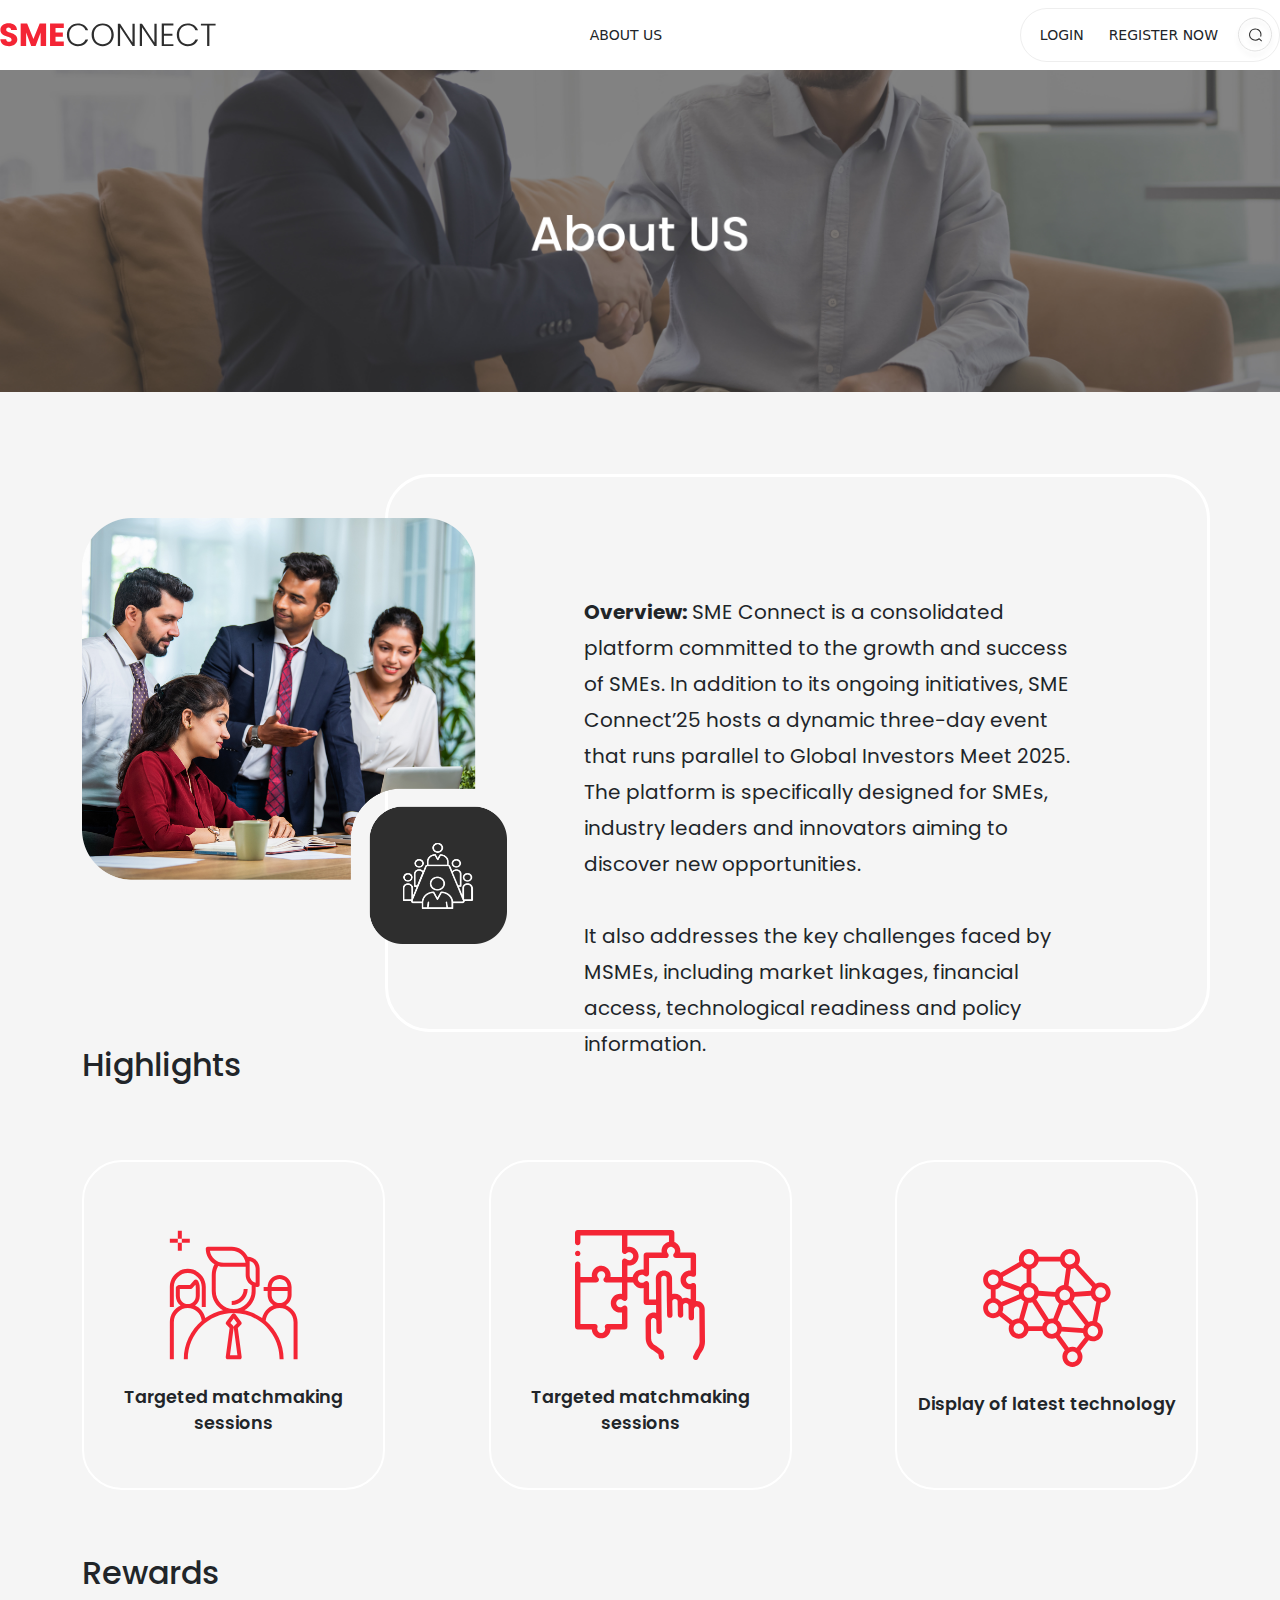
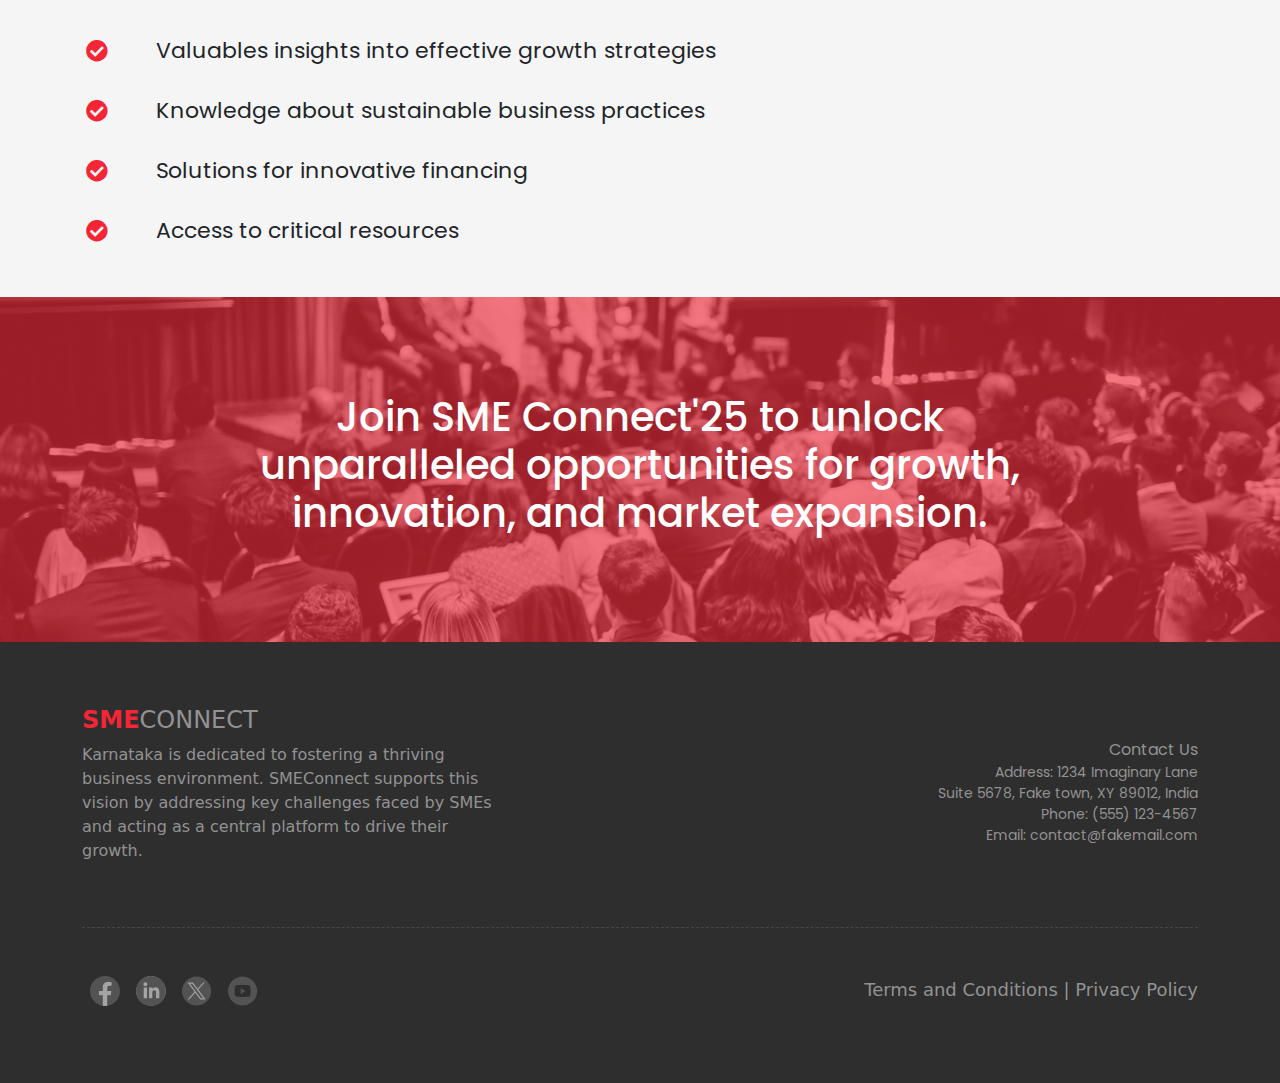
<file: About.html>
<!doctype html>
<html lang="en">
  <head>
    <meta charset="utf-8">
    <meta name="viewport" content="width=device-width, initial-scale=1">
    <title>About SME</title>
    <link href="https://cdn.jsdelivr.net/npm/bootstrap@5.3.3/dist/css/bootstrap.min.css" rel="stylesheet" integrity="sha384-QWTKZyjpPEjISv5WaRU9OFeRpok6YctnYmDr5pNlyT2bRjXh0JMhjY6hW+ALEwIH" crossorigin="anonymous">
    <link href="https://fonts.googleapis.com/css2?family=Poppins:wght@400;700&display=swap" rel="stylesheet">
    <link rel="stylesheet" href="./Home.css">
    <link href="https://stackpath.bootstrapcdn.com/bootstrap/5.3.0/css/bootstrap.min.css" rel="stylesheet">
    <link rel="stylesheet" href="./About.css">
    <!-- Add Font Awesome CSS -->
<link href="https://cdnjs.cloudflare.com/ajax/libs/font-awesome/5.15.4/css/all.min.css" rel="stylesheet">
<link href="https://fonts.googleapis.com/css2?family=Poppins:wght@100;200;300;400;500;600;700;800;900&display=swap" rel="stylesheet">
  </head>


  <body>
    <nav class="navbar navbar-expand-lg navbar-custom logo">
      <div class="container-fluid cus-nav d-flex justify-content-between align-items-center p-0">
          <a class="navbar-brand d-flex align-items-center" href="./Home.html">
      <img src="./src/svg/red sme.svg" alt="">
          </a>
          <a class="btn btn-sm" href="./About.html">ABOUT US</a>
          <div class="d-flex align-items-center rounded-pill pill-container">
              <a class="btn btn-sm login rounded-pill" href="#">LOGIN</a>
              <a class="btn btn-sm register rounded-pill" href="#">REGISTER NOW</a>
              <a href="#" class="search-icon">
                  <img src="./src/svg/search.svg" alt="Search">
              </a>
          </div>
      </div>
  </nav>


    <div class="container-fluid p-0">
        <div>
          <img src="./src/images/banner (4).jpg" alt="Banner Image" class="img-fluid w-100" />
        </div>
  
      <div  name="container" class="container container-img mt-sm-1 mt-lg-5  " style="position: relative;">
          <div
            class="row w-100"
          >
          <div >
            <img
              id="second-container"
              src="./src/images/Group 20 (1).png"
              alt="Left Image"
              class="img-fluid position-absolute pos-avo"
          />
          </div>
        </div>
  
        <div class="mo mol-ko">
          <p class="pad pad-sm" style="line-height: 180%;">
            <span class="m-0 fs-5 " style="font-weight: bolder;">Overview:</span>
            SME Connect is a consolidated platform committed to the growth and success of SMEs. In addition to its ongoing initiatives, SME Connect’25 hosts a dynamic three-day event that runs parallel to Global Investors Meet 2025. The platform is specifically designed for SMEs, industry leaders and innovators aiming to discover new opportunities.
            <br><br>

It also addresses the key challenges faced by MSMEs, including market linkages, financial access, technological readiness and policy information.
          </p>
        </div>
     </div>
          </div>
        </div>
      </div>
  
  
      <div class="container pt-40 fs-7 ht-hg" style="
      font-family: 'Poppins', sans-serif;
      ">
        <div class="row mt-2 text-dark fw-bold ht-hg">
          <div class="col-12">
            <h2
            class="font-weight-bold text-dark line-height-5 ht ht-con  ht-hg"
              style="
                font-family: 'Poppins', sans-serif;
                color: #000;
              "
            >
              Highlights
            </h2>
          </div>
        </div>
        <div class="highlight-container mt-sm-1 mt-lg-5 h-330 w-303">
  
  
          <div class="highlight-card text-center">
            <img class="img-fluid mx-auto mt-5 mb-3 w-50" 
                 src="./src/svg/hls (3).svg"
                 alt="Highlight 1"
                 style="max-width: 80%; height: auto;" />
            <p class="mt-2 mb-5 text-dark font-weight-bold">Targeted matchmaking sessions</p>
          </div>
        
          <div class="highlight-card text-center">
            <img class="img-fluid mx-auto mt-5 mb-3 w-50"
                 src="./src/svg/hls (2).svg"
                 alt="Highlight 2"
                 style="max-width: 80%; height: auto;" />
            <p class="mt-2 mb-5 text-dark font-weight-bold">Targeted matchmaking sessions</p>
          </div>
        
          <div class="highlight-card text-center">
            <img class="img-fluid mx-auto mt-5 mb-3 w-50"
                 src="./src/svg/hls (1).svg"
                 alt="Highlight 3"
                 style="max-width: 80%; height: auto;" />
            <p class="mt-2 mb-5 text-dark font-weight-bold">Display of latest technology</p>
          </div>
        </div>
      </div>

      <div style="font-family: 'Poppins', sans-serif;" class="container mt-5 mb-4">
        <div class="row">
          <div class="col-12">
            <h2 class="font-weight-bold text-dark line-height-5 ht">Rewards</h2>
          </div>
          <style>
            .line-height-2 {
              line-height: 2.0;
              font-size: 22px;
            }
          </style>
          <div class="col-md-6 text-dark rew-mg font-weight-bolder line-height-2 p-sm-1 pl-lg-3 mt-4 w-100">
            <ul class="list-unstyled txt">
              <li class="d-flex align-items-center mb-3">
                <i class="fas fa-check-circle" style="color: #F42535;"></i>
                <span class=" mx-5">Valuables insights into effective growth strategies</span>
              </li>
              <li class="d-flex align-items-center mb-3">
                <i class="fas fa-check-circle mr-3" style="color:#F42535;"></i>
                <span class=" mx-5">Knowledge about sustainable business practices</span>
              </li>
              <li class="d-flex align-items-center mb-3">
                <i class="fas fa-check-circle mr-3" style="color: #F42535;"></i>
                <span class=" mx-5">Solutions for innovative financing</span>
              </li>
              <li class="d-flex align-items-center mb-3">
                <i class="fas fa-check-circle mr-3" style="color: #F42535;"></i>
                <span class=" mx-5">Access to critical resources</span>
              </li>
            </ul>
          </div>
        </div>
      </div>
  
  
      <div style="font-family: 'Poppins', sans-serif;" class="container-fluid p-0 position-relative">
        <div class="row no-gutters">
          <div class="col-12 position-relative">
            <img
              class="img-fluid object-fit-cover w-100 h-389"
              src="./src/images/redred.jpg"
              alt="Full Width Image"
            />
  
            <div
              class="position-absolute w-100 h-100 d-flex justify-content-center align-items-center text-center fs-8"
              style="top: 0; left: 0; z-index: 1"
            >
              <h1 class="text-white p-20 br-10 teth" style="font-family: 'Poppins', sans-serif;">
                Join SME Connect'25 to unlock <br />unparalleled opportunities for
                growth,<br />
                innovation, and market expansion.
              </h1>
            </div>
          </div>
        </div>
      </div>

        

        <footer>
          <div class="footer">
            <div class="container">
              <div class="row fo-pho">
                <!-- Left Side - Main Content -->
          
                <div class="col-md-6 d-flex flex-column text-lg-left mt-5" style="color:#929292">
                  <h3 class="txt-alg"><strong style="color: #F42535">SME</strong><span>CONNECT</span></h3>
                  <p class="fs-lg-1 fs-md-3 fs-sm-4 fs-xs-5 p-w">
                    Karnataka is dedicated to fostering a thriving business environment. SMEConnect supports this vision by addressing key challenges faced by SMEs and acting as a central platform to drive their growth.
                  </p>
                </div>
          
                <!-- Right Side - Contact Info -->
                <div class="col-md-6 d-flex flex-lg-column flex-md-row text-lg-right fobo-mr" style="font-family: 'Poppins', sans-serif; color:#929292">
                  <p class="txt-fon pt-4">
                    <span class="font-weight-bold fs-6">Contact Us</span><br />
                    Address: 1234 Imaginary Lane <br />Suite 5678, Fake town, XY 89012, India
                    <br>
                Phone: (555) 123-4567 <br />Email: contact@fakemail.com</p>
                </div>
              </div>
          
              <!-- Dashed Horizontal Rule -->
              <div class="row">
                <div class="col-12">
                  <hr class="my-5" style="border-top: 1px dashed #929292; width: 100%;">
                </div>
              </div>
          
              <div class="row">
                <!-- Left Side - Icons -->
                <div class="col-md-6 d-flex justify-content-lg-start justify-content-md-center justify-content-center text-lg-left mb-4">
                  <a href="#" class="mx-2"><img src="./src/svg/fbfb.svg" alt="Facebook" width="30" height="30"></a>
                  <a href="#" class="mx-2"><img src="./src/svg/Linkeee.svg" alt="Linkedin" width="30" height="30"></a>
                  <a href="#" class="mx-2"><img src="./src/svg/tweeet.svg" alt="tweet-x" width="30" height="30"></a>
                  <a href="#" class="mx-2"><img src="./src/svg/ytube.svg" alt="Youtube" width="30" height="30"></a>
                </div>
          
                <!-- Right Side - Footer Links -->
                <div class="col-md-6 d-flex align-items-center text-lg-right foobotto justi-cen">
                  <p class="mb-0 text-light fon-si">
                    <a href="#" class="text-decoration-none">Terms and Conditions</a>
                    <a class="text-decoration-none"> | </a>
                    <a href="#" class="text-decoration-none"> Privacy Policy</a>
                  </p>
                </div>
              </div>
            </div>
          </div>
          </footer>

      
    <script src="https://cdn.jsdelivr.net/npm/@popperjs/core@2.5.4/dist/umd/popper.min.js"></script>
    <script src="https://stackpath.bootstrapcdn.com/bootstrap/5.3.0/js/bootstrap.bundle.min.js"></script>
    <script src="https://cdn.jsdelivr.net/npm/bootstrap@5.3.3/dist/js/bootstrap.bundle.min.js" integrity="sha384-YvpcrYf0tY3lHB60NNkmXc5s9fDVZLESaAA55NDzOxhy9GkcIdslK1eN7N6jIeHz" crossorigin="anonymous"></script>
  </body>
</html>
</file>
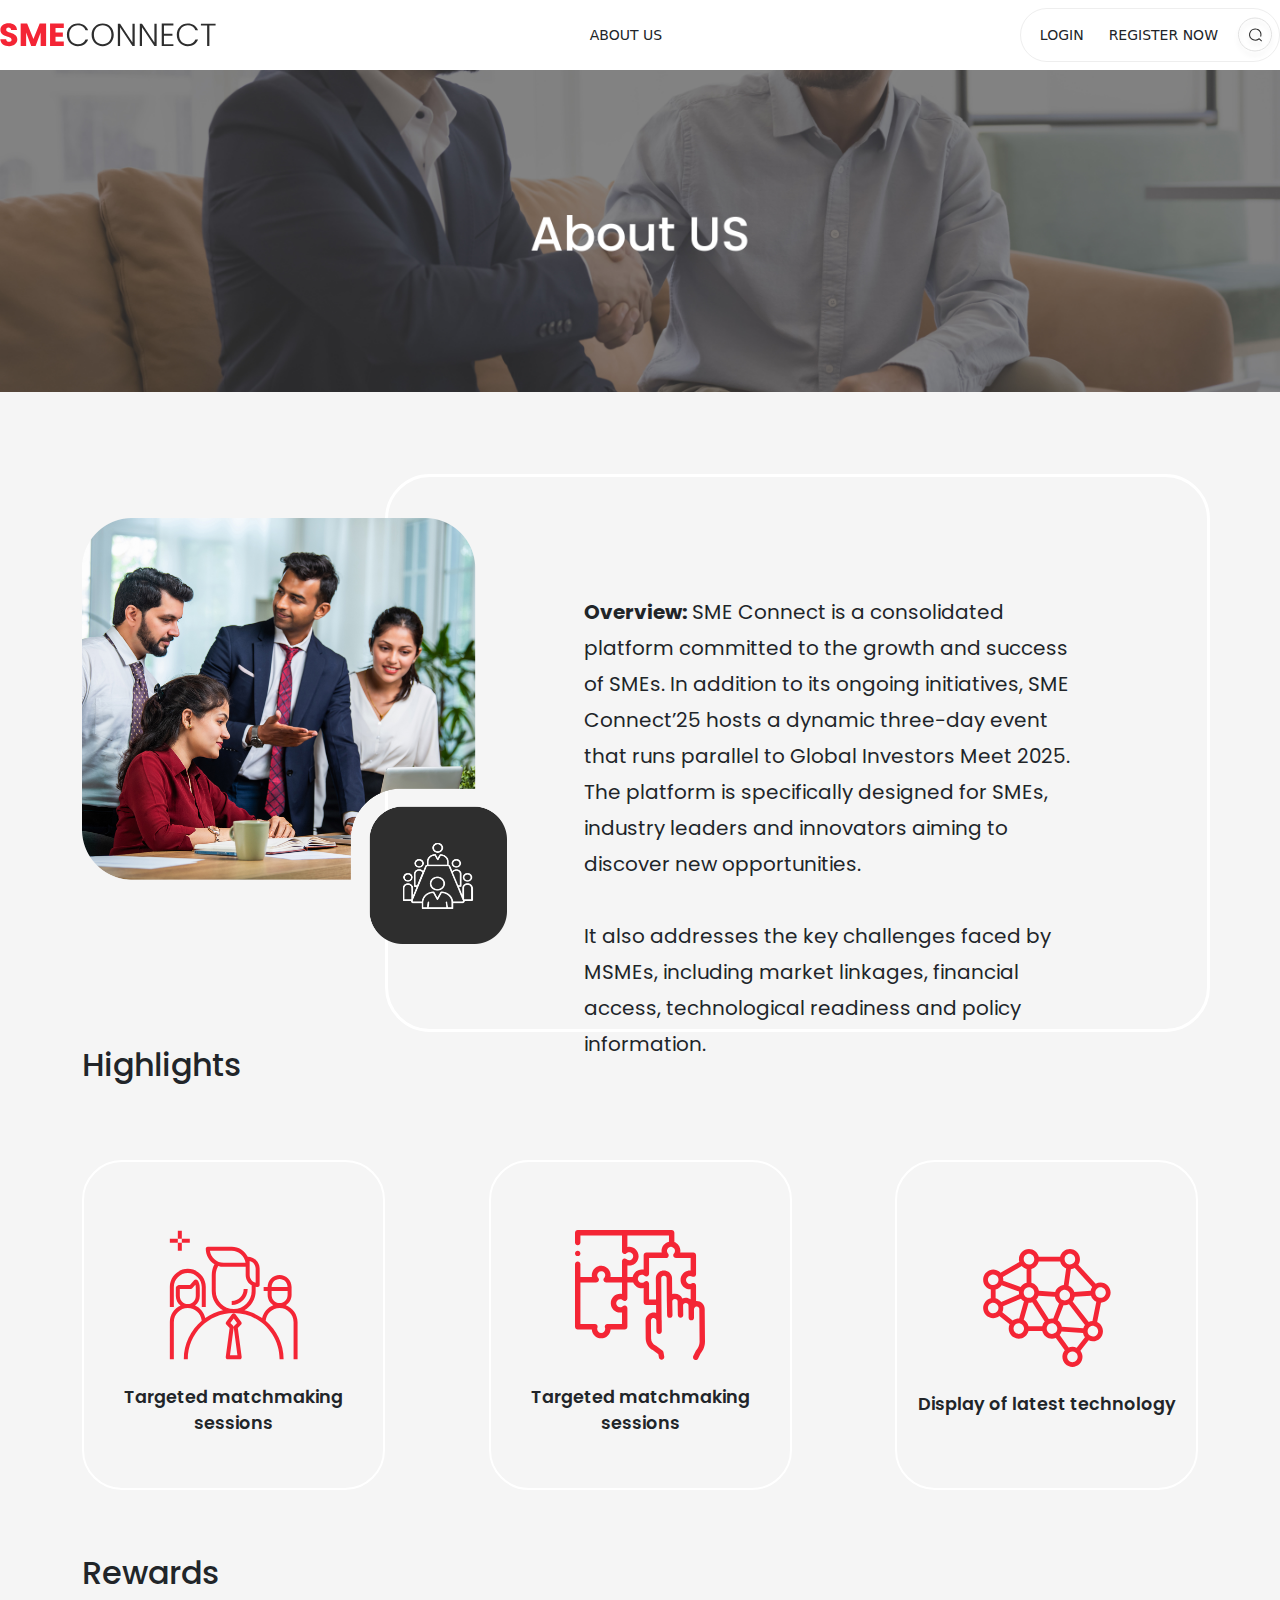
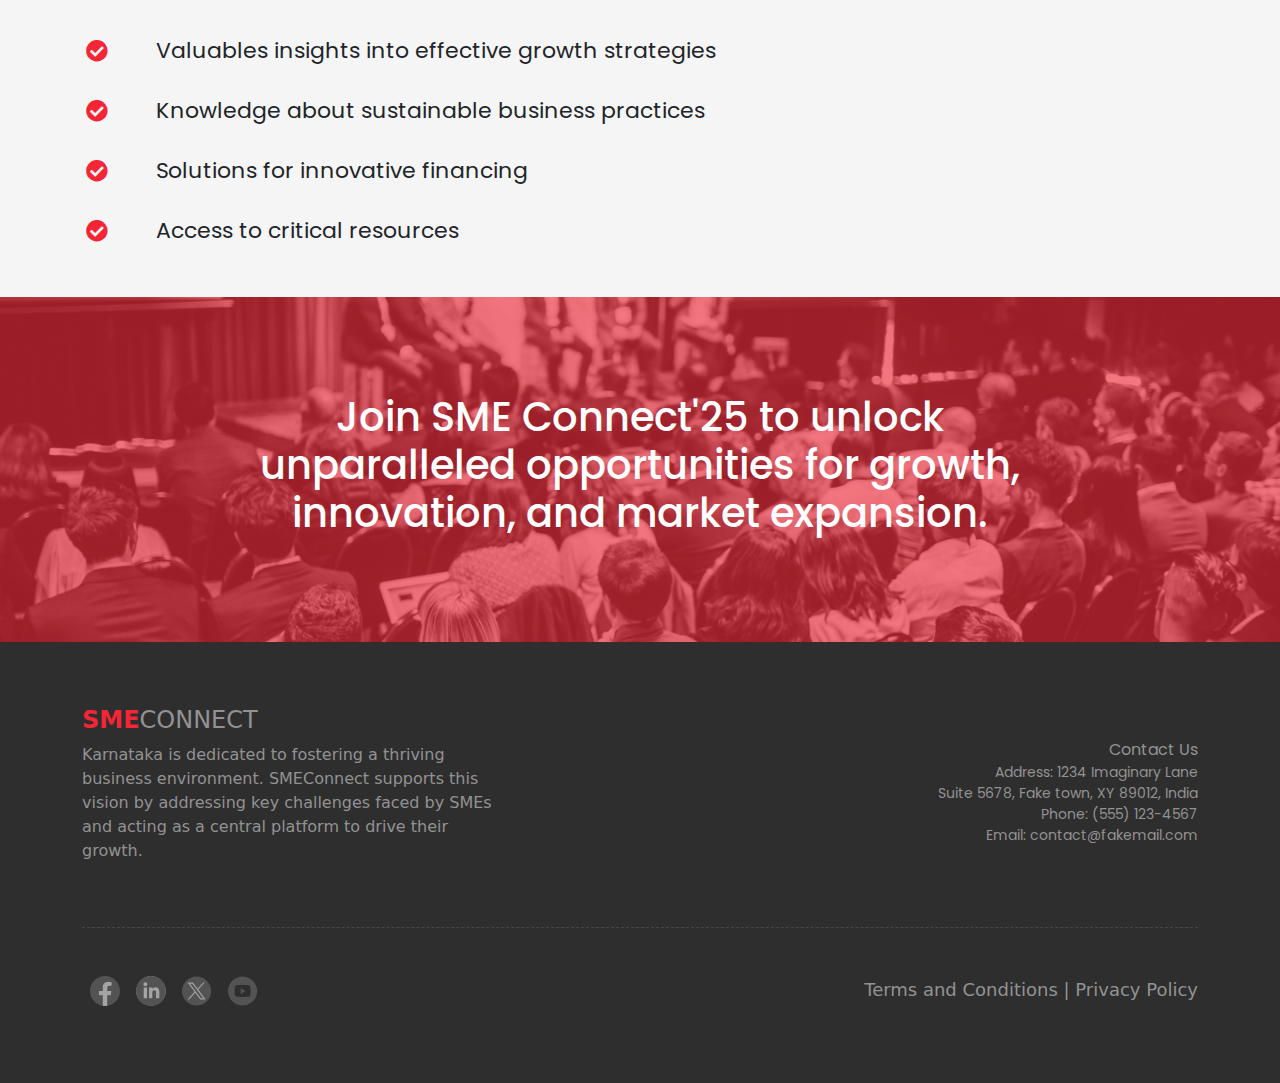
<file: src/Pages/About.html>
<!doctype html>
<html lang="en">
  <head>
    <meta charset="utf-8">
    <meta name="viewport" content="width=device-width, initial-scale=1">
    <title>About SME</title>
    <link href="https://cdn.jsdelivr.net/npm/bootstrap@5.3.3/dist/css/bootstrap.min.css" rel="stylesheet" integrity="sha384-QWTKZyjpPEjISv5WaRU9OFeRpok6YctnYmDr5pNlyT2bRjXh0JMhjY6hW+ALEwIH" crossorigin="anonymous">
    <link href="https://fonts.googleapis.com/css2?family=Poppins:wght@400;700&display=swap" rel="stylesheet">
    <link rel="stylesheet" href="../styles/Home.css">
    <link href="https://stackpath.bootstrapcdn.com/bootstrap/5.3.0/css/bootstrap.min.css" rel="stylesheet">
    <link rel="stylesheet" href="../styles/About.css">
    <!-- Add Font Awesome CSS -->
<link href="https://cdnjs.cloudflare.com/ajax/libs/font-awesome/5.15.4/css/all.min.css" rel="stylesheet">
<link href="https://fonts.googleapis.com/css2?family=Poppins:wght@100;200;300;400;500;600;700;800;900&display=swap" rel="stylesheet">
  </head>


  <body>
    <nav class="navbar navbar-expand-lg navbar-custom logo">
      <div class="container-fluid cus-nav d-flex justify-content-between align-items-center p-0">
          <a class="navbar-brand d-flex align-items-center" href="./Home.html">
      <img src="../svg/red sme.svg" alt="">
          </a>
          <a class="btn btn-sm" href="./About.html">ABOUT US</a>
          <div class="d-flex align-items-center rounded-pill pill-container">
              <a class="btn btn-sm login rounded-pill" href="#">LOGIN</a>
              <a class="btn btn-sm register rounded-pill" href="#">REGISTER NOW</a>
              <a href="#" class="search-icon">
                  <img src="../svg/search.svg" alt="Search">
              </a>
          </div>
      </div>
  </nav>


    <div class="container-fluid p-0">
        <div>
          <img src="../images/banner (4).jpg" alt="Banner Image" class="img-fluid w-100" />
        </div>
  
      <div  name="container" class="container container-img mt-sm-1 mt-lg-5  " style="position: relative;">
          <div
            class="row w-100"
          >
          <div >
            <img
              id="second-container"
              src="../images/Group 20 (1).png"
              alt="Left Image"
              class="img-fluid position-absolute pos-avo"
          />
          </div>
        </div>
  
        <div class="mo mol-ko">
          <p class="pad pad-sm" style="line-height: 180%;">
            <span class="m-0 fs-5 " style="font-weight: bolder;">Overview:</span>
            SME Connect is a consolidated platform committed to the growth and success of SMEs. In addition to its ongoing initiatives, SME Connect’25 hosts a dynamic three-day event that runs parallel to Global Investors Meet 2025. The platform is specifically designed for SMEs, industry leaders and innovators aiming to discover new opportunities.
            <br><br>

It also addresses the key challenges faced by MSMEs, including market linkages, financial access, technological readiness and policy information.
          </p>
        </div>
     </div>
          </div>
        </div>
      </div>
  
  
      <div class="container pt-40 fs-7 ht-hg" style="
      font-family: 'Poppins', sans-serif;
      ">
        <div class="row mt-2 text-dark fw-bold ht-hg">
          <div class="col-12">
            <h2
            class="font-weight-bold text-dark line-height-5 ht ht-con  ht-hg"
              style="
                font-family: 'Poppins', sans-serif;
                color: #000;
              "
            >
              Highlights
            </h2>
          </div>
        </div>
        <div class="highlight-container mt-sm-1 mt-lg-5 h-330 w-303">
  
  
          <div class="highlight-card text-center">
            <img class="img-fluid mx-auto mt-5 mb-3 w-50" 
                 src="../svg/hls (3).svg"
                 alt="Highlight 1"
                 style="max-width: 80%; height: auto;" />
            <p class="mt-2 mb-5 text-dark font-weight-bold">Targeted matchmaking sessions</p>
          </div>
        
          <div class="highlight-card text-center">
            <img class="img-fluid mx-auto mt-5 mb-3 w-50"
                 src="../svg/hls (2).svg"
                 alt="Highlight 2"
                 style="max-width: 80%; height: auto;" />
            <p class="mt-2 mb-5 text-dark font-weight-bold">Targeted matchmaking sessions</p>
          </div>
        
          <div class="highlight-card text-center">
            <img class="img-fluid mx-auto mt-5 mb-3 w-50"
                 src="../svg/hls (1).svg"
                 alt="Highlight 3"
                 style="max-width: 80%; height: auto;" />
            <p class="mt-2 mb-5 text-dark font-weight-bold">Display of latest technology</p>
          </div>
        </div>
      </div>

      <div style="font-family: 'Poppins', sans-serif;" class="container mt-5 mb-4">
        <div class="row">
          <div class="col-12">
            <h2 class="font-weight-bold text-dark line-height-5 ht">Rewards</h2>
          </div>
          <style>
            .line-height-2 {
              line-height: 2.0;
              font-size: 22px;
            }
          </style>
          <div class="col-md-6 text-dark rew-mg font-weight-bolder line-height-2 p-sm-1 pl-lg-3 mt-4 w-100">
            <ul class="list-unstyled txt">
              <li class="d-flex align-items-center mb-3">
                <i class="fas fa-check-circle" style="color: #F42535;"></i>
                <span class=" mx-5">Valuables insights into effective growth strategies</span>
              </li>
              <li class="d-flex align-items-center mb-3">
                <i class="fas fa-check-circle mr-3" style="color:#F42535;"></i>
                <span class=" mx-5">Knowledge about sustainable business practices</span>
              </li>
              <li class="d-flex align-items-center mb-3">
                <i class="fas fa-check-circle mr-3" style="color: #F42535;"></i>
                <span class=" mx-5">Solutions for innovative financing</span>
              </li>
              <li class="d-flex align-items-center mb-3">
                <i class="fas fa-check-circle mr-3" style="color: #F42535;"></i>
                <span class=" mx-5">Access to critical resources</span>
              </li>
            </ul>
          </div>
        </div>
      </div>
  
  
      <div style="font-family: 'Poppins', sans-serif;" class="container-fluid p-0 position-relative">
        <div class="row no-gutters">
          <div class="col-12 position-relative">
            <img
              class="img-fluid object-fit-cover w-100 h-389"
              src="../images/redred.jpg"
              alt="Full Width Image"
            />
  
            <div
              class="position-absolute w-100 h-100 d-flex justify-content-center align-items-center text-center fs-8"
              style="top: 0; left: 0; z-index: 1"
            >
              <h1 class="text-white p-20 br-10 teth" style="font-family: 'Poppins', sans-serif;">
                Join SME Connect'25 to unlock <br />unparalleled opportunities for
                growth,<br />
                innovation, and market expansion.
              </h1>
            </div>
          </div>
        </div>
      </div>

        

        <footer>
          <div class="footer">
            <div class="container">
              <div class="row fo-pho">
                <!-- Left Side - Main Content -->
          
                <div class="col-md-6 d-flex flex-column text-lg-left mt-5" style="color:#929292">
                  <h3 class="txt-alg"><strong style="color: #F42535">SME</strong><span>CONNECT</span></h3>
                  <p class="fs-lg-1 fs-md-3 fs-sm-4 fs-xs-5 p-w">
                    Karnataka is dedicated to fostering a thriving business environment. SMEConnect supports this vision by addressing key challenges faced by SMEs and acting as a central platform to drive their growth.
                  </p>
                </div>
          
                <!-- Right Side - Contact Info -->
                <div class="col-md-6 d-flex flex-lg-column flex-md-row text-lg-right fobo-mr" style="font-family: 'Poppins', sans-serif; color:#929292">
                  <p class="txt-fon pt-4">
                    <span class="font-weight-bold fs-6">Contact Us</span><br />
                    Address: 1234 Imaginary Lane <br />Suite 5678, Fake town, XY 89012, India
                    <br>
                Phone: (555) 123-4567 <br />Email: contact@fakemail.com</p>
                </div>
              </div>
          
              <!-- Dashed Horizontal Rule -->
              <div class="row">
                <div class="col-12">
                  <hr class="my-5" style="border-top: 1px dashed #929292; width: 100%;">
                </div>
              </div>
          
              <div class="row">
                <!-- Left Side - Icons -->
                <div class="col-md-6 d-flex justify-content-lg-start justify-content-md-center justify-content-center text-lg-left mb-4">
                  <a href="#" class="mx-2"><img src="../svg/fbfb.svg" alt="Facebook" width="30" height="30"></a>
                  <a href="#" class="mx-2"><img src="../svg/Linkeee.svg" alt="Linkedin" width="30" height="30"></a>
                  <a href="#" class="mx-2"><img src="../svg/tweeet.svg" alt="tweet-x" width="30" height="30"></a>
                  <a href="#" class="mx-2"><img src="../svg/ytube.svg" alt="Youtube" width="30" height="30"></a>
                </div>
          
                <!-- Right Side - Footer Links -->
                <div class="col-md-6 d-flex align-items-center text-lg-right foobotto justi-cen">
                  <p class="mb-0 text-light fon-si">
                    <a href="#" class="text-decoration-none">Terms and Conditions</a>
                    <a class="text-decoration-none"> | </a>
                    <a href="#" class="text-decoration-none"> Privacy Policy</a>
                  </p>
                </div>
              </div>
            </div>
          </div>
          </footer>

      
    <script src="https://cdn.jsdelivr.net/npm/@popperjs/core@2.5.4/dist/umd/popper.min.js"></script>
    <script src="https://stackpath.bootstrapcdn.com/bootstrap/5.3.0/js/bootstrap.bundle.min.js"></script>
    <script src="https://cdn.jsdelivr.net/npm/bootstrap@5.3.3/dist/js/bootstrap.bundle.min.js" integrity="sha384-YvpcrYf0tY3lHB60NNkmXc5s9fDVZLESaAA55NDzOxhy9GkcIdslK1eN7N6jIeHz" crossorigin="anonymous"></script>
  </body>
</html>
</file>
<file: Home.css>
body {
  font-family: "poppins", sans-serif;
  color: #040404;
}

h1 {
  font-family: "poppins", sans-serif;
}
h3 {
  font-weight: 500 !important;
  font-size: 24px !important;
}
.pb-5 {
  padding-bottom: 7rem !important;
}
.pt-5 {
  padding-bottom: 7rem !important;
}
.mt-5 {
  margin-top: 6rem !important;
}
.cus-nav {
  margin-left: 150px;
  margin-right: 150px;
}

.login {
  background-color: #f42535;
  color: white;
  border: none;
  font-size: 16px;
}

.register {
  background-color: #414042;
  color: white;
  border: none;
  margin: 7px;
  font-size: 16px;
}
.btn-group-sm > .btn,
.btn-sm {
  --bs-btn-padding-y: 0.5rem;
  --bs-btn-padding-x: 0.9rem;
  --bs-btn-font-size: 0.875rem;
  --bs-btn-border-radius: var(--bs-border-radius-sm);
  border: none;
}
.Roger {
  background-color: white;
  color: black;
  border: none;
}
.txs-mx {
  width: 55%;
}
a {
  color: #ffffff;
  text-decoration: none;
  background-color: transparent;
}
p {
  font-size: 16px;
}
.tx-cr {
  color: #000;
}
.navbar-custom {
  background-color: white;
  padding: 20px 0px 20px;
}

.pill-container {
  border: 1px solid #eeeeee;
  padding: 0px 2px 0px 10px;
}

.navbar-brand {
  margin-right: auto;
}
.search-icon {
  margin-top: 8px;
}

.carousel-item {
  position: relative;
  transition: 3.1s ease;
}

.carousel-control-prev-icon,
.carousel-control-next-icon {
  background-color: rgba(0, 0, 0, 0.5);
}

.bg-grey-slide {
  display: flex;
  justify-content: center;
  align-items: center;
  background-color: #142745;
  font-family: "poppins", sans-serif;
  color: white;
  font-size: 24px;
  text-align: center;
}

.carousel-caption {
  background-color: rgba(0, 0, 0, 0.5);
  padding: 10px;
}

.carousel-item {
  position: relative;
}

.carousel-item img {
  /* height: 95vh; */
  object-fit: cover;
  transition: 2.5s ease-in;
}

.mlr {
  margin-right: 120px;
}

.carousel-inner {
  background-color: transparent;
}

.carousel-indicators {
  position: absolute;
  right: 0;
  bottom: 0;
  left: 0;
  z-index: 2;
  display: flex;
  justify-content: start;
  padding: 0;
  margin-bottom: 2rem;
}

.carousel-indicators [data-bs-target] {
  box-sizing: content-box;
  flex: 0 1 auto;
  width: 30px;
  height: 10px;
  padding: 0;
  margin-right: 3px;
  margin-left: 3px;
  text-indent: -999px;
  cursor: pointer;
  background-color: rgba(255, 255, 255, 0.2);
  background-clip: padding-box;
  opacity: 0.5;
  transition: opacity 0.6s ease;
  border-radius: 12px;
  border: 1px solid white;
}

.carousel-indicators .active {
  background-color: white;
  opacity: 1;
}

.last {
  background-color: #142745;
}
.last img {
  height: auto;
  width: auto;
  object-fit: cover;
}

.darky {
  background-color: #e6e7e8;
}
.smoke {
  background-color: #e6e7e8 20%;
}
.high {
  background-color: whitesmoke;
}
.text-container {
  color: white;
  width: 23%;
  text-align: left;
  line-height: 1.4;
  
}
.text-container-last {
  color: white;
  width: 85%;
  text-align: left;
  line-height: 1.4;
  display: flex;
  /* gap: 100px; */
}

.text-container h1 {
  font-family: "Poppins", sans-serif;
  font-size: 2.5rem; /* Adjust font size */
  font-size: 54px;
}

.text-container .btn-light {
  color: #000;
  background-color: #fff; 
  border-color: #fff; 
}
button.btn.btn-sm.btn-light.rounded-pill:active {
  background-color: #f42535;
}
.text-adjust {
  position: absolute;
  top: 15%;
  width: 100%;
}

.grid-item {
  transition: background-color 0.3s ease;
  width: 360px;
  padding-top: 45px;
}
.gap-slider {
  gap: 20px;
}

.anima {
  transform: translateX(0%);
  transition: transform 0.5s;
}

.grid-item:hover {
  /* background-color: white; */
  border: none;
}
.mb-5 {
  margin-bottom: 5em !important ;
}
.cus-h5 {
  margin-top: 62px;
  font-weight: 600;
}

.txt-wd {
  width: 65%;
}
.me-3 {
  margin-right: 4rem !important;
}

.ban-hd {
  font-family: Poppins;
  font-size: 54px;
  font-weight: 500;
  line-height: 67.5px;
  text-align: center;
}

.pad-rl {
  padding-left: 150px;
  padding-right: 150px;
}

.icon i {
  color: #000; /* Icon color */
}

.icon-circle {
  width: 120px;
  height: 120px;
  background-color: #2e2e2e;
  border-radius: 50%;
  display: flex;
  align-items: center;
  justify-content: center;
  box-shadow: 0 0 0 20px #bcbec0;
  margin-left: auto;
  margin-right: auto;
}
.sp-ht-wd {
  width: 52px;
  height: 52px;
}
.icon-bg {
  padding: 20px;
  background-color: #f42535;
  border-radius: 50%;
  display: flex;
  align-items: center;
  justify-content: center;
  right: 60px;
  top: -53px;
  left: 220px;
}

.icon {
  font-size: 36px;
  color: #fff;
}

.icon-circle svg {
  width: 60%;
  height: 60%;
  object-fit: contain;
}

.icon-circle img {
  width: 50%;
  height: 50%;
}

.rounded {
  border-radius: var(--bs-border-radius) !important;
  height: 300px;
}

.mt-6 {
  margin-top: 5rem !important;
}
.ih {
  height: 100% !important;
  width: 100% !important;
}

.mt-7 {
  margin-top: 30rem !important;
}
.ng-col {
  top: 430px;
  left: 221px;
  z-index: 10;
}

.fw-bold {
  font-weight: 600 !important;
}

.row > * {
  flex-shrink: 0;
  padding-right: calc(var(--bs-gutter-x) * 0.5);
  padding-left: calc(var(--bs-gutter-x) * 0.5);
  margin-top: var(--bs-gutter-y);
}

.dotted {
  border-top: 1.7px dotted black;
  margin: 15px 0;
}

.custom-1 {
  width: 45px;
  height: 106px;
}
.custom-2 {
  width: 74px;
  height: 107px;
}
.custom-3 {
  width: 75px;
  height: 109px;
}

.mx-2 {
  margin-right: 1.2rem !important;
}
.mx-3 {
  margin-left: 8.5rem !important;
  margin-right: 8.5rem !important;
  margin-top: 10%;
}
.txt-fon {
  font-size: 14px;
  text-align: right;
}
.footer {
  background-color: #2e2e2e;
}

.p-w {
  width: 74%;
}

.glass-grid {
  backdrop-filter: blur(8px);
  border: 1.5px solid white;
  border-radius: 50px;
  padding: 60px;
  height: 444px;
  width: 353px;
  margin: 5px;
  text-align: -webkit-center;
}
.glass-image {
  margin-bottom: 20px;
  justify-content: center;
  margin: 0;
}

.img-wrap {
  background-color: white;
  border-radius: 50%;
  height: 150px;
  width: 150px;
  padding: 3rem;
  display: flex;
  align-items: center;
  justify-content: center;
}
.img-wrap:hover {
  background-color: #f42535;
}

.slide {
  overflow: hidden;
  width: 100%;
}
.d-flex {
  display: flex;
  flex-wrap: nowrap;
  overflow-x: auto;
}

.grid-item {
  flex: 0 0 auto;
  max-width: 100%;
  margin: auto;
  position: relative;
}

.icon-circle {
  border-radius: 50%;
  padding: 10px;
  z-index: 10;
  position: relative;
}

.slide-content {
  display: flex;
  flex-direction: column;
  align-items: center;
  justify-content: center;
  margin-top: -22%;
  z-index: 5;
  position: relative;
  background: white;
  padding: 32px;
  border-radius: 50px;
  min-height: 380px;
  color: black;
}

.grid-item-glass {
  background-size: 20%;
  background-repeat: no-repeat;
  background-position: top;
  /* background-position-x: 40%; */
  border-radius: 10px;
  position: relative;
  padding: 0.8rem;
  padding-top: 60px;
  width: 353px;
}
.grid-item {
  background-size: 20%;
  background-repeat: no-repeat;
  background-position: top;
  border-radius: 10px;
  position: relative;
  padding: 30px;
}
.gap-slider {
  gap: 30px;
}
.slide-cont {
  width: 83%;
}
.slide {
  overflow: hidden;
  width: 100%;
}

.content {
  margin: auto;
  width: 600px;
}
.slider {
  background-color: #000;
}

.progress {
  display: block;
  width: 100%;
  height: 10px;
  border-radius: 10px;
  overflow: hidden;
  background-color: #fff;
  background-image: linear-gradient(to right, #2e2e2e, #2e2e2e);
  background-repeat: no-repeat;
  background-size: 0 100%;
  transition: background-size 0.4s ease-in-out;
}
.sr-only {
  position: absolute;
  width: 1px;
  height: 1px;
  padding: 0;
  margin: -1px;
  overflow: hidden;
  clip: rect(0, 0, 0, 0);
  border: 0;
}
.slick-next:before {
  content: "→";
  color: #2e2e2e;
}

.G-line {
  position: relative;
  display: flex;
}
#prev,
#next {
  width: 40px;
  height: 40px;
  position: absolute;
  transform: translateY(-22px);
  background-color: #2e2e2e;
  border: none;
  color: white;
  display: flex;
  align-items: center;
  justify-content: center;
  font-size: 20px;
  z-index: 10;
  cursor: pointer;
}
#prev{
  left: 1%;
}
#next{
  right: 1%;
}

#prev,
#next {
  width: 30px;
  height: 30px;
  position: relative;
  top: 11px;
  background-color: #2e2e2e;
  border: none;
  color: white;
  display: flex;
  align-items: center;
  justify-content: center;
  font-size: 20px;
  z-index: 10;
  cursor: pointer;
}

#prev:hover,
#next:hover {
  background-color: #333;
}

.text-decoration-none {
  text-decoration: none !important;
  color: #929292;
}
.fon-si {
  font-size: 18px;
}
.txt-fon {
  text-align: right;
}
.gap-cls {
  gap: 10%;
}
.bene-p {
  flex: 0 0 auto;
  width: 45%;
}

.grid-item-glass {
  transition: background-color 0.3s ease, transform 0.3s ease;
}

.grid-item-glass:hover {
  transform: scale(0.95);
}

.grid-item-glass .glass-container {
  transition: transform 0.3s ease;
}

.grid-item-glass:hover .glass-container {
  transform: scale(1s);
}

.img-wrap {
  position: relative;
}

.grid-item-glass:hover .hover-image {
  display: block;
}
.grid-item-glass:hover .normal-image {
  display: none;
}

.grid-item-glass {
  position: relative;
  overflow: hidden;
  transition: all 0.3s ease;
}

.grid-item-glass:hover .img-wrap {
  background-color: #f42535;
}

.img-wrap {
  background-color: white;
  border-radius: 50%;
  height: 150px;
  width: 150px;
  padding: 3rem;
  display: flex;
  align-items: center;
  justify-content: center;
  position: relative;
  transition: background-color 0.3s ease;
}

.glass-image {
  max-width: 100%;
  max-height: 100%;
  width: auto;
  height: auto;
  transition: opacity 0.3s ease;
  position: absolute;
  z-index: 1;
}

.normal-image {
  display: block;
}

.hover-image {
  display: none;
}

.grid-item-glass:hover .normal-image {
  display: none;
}

.grid-item-glass:hover .hover-image {
  display: block;
}
.img-wrap .hover-image {
  align-items: center;
}
.justi-cen{
  justify-content: end;
}
.foobotto{
  margin-bottom: 5rem;
}
.fobo-mr{
  margin-top: 4.5rem;
}
.glass-width {
  width: 100%;
}
.pica {
  line-height: 85.5px;
  font-size: 1.2em;
  width: 165%;
  font-weight: 500;
}
.wi-fir {
  width: 35%;
}
.wi-sec {
  line-height: 67.5px;
  font-size: 4rem;
  width: 165%;
  font-weight: 500;
}
.ban-lef{
  left: 10.5%;
}
@media (max-width: 1000px) {
  .wi-sec{
    line-height: 24.5px;
    font-size: 1.2rem;
    width: 165%;
    font-weight: 500;
}
  .wi-fir {
    width: 45%;
  }
  .glass-width {
    width: 80% !important;
  }

  .pica {
  line-height: 24.5px;
  font-size: 1.1rem;
  font-weight: 500;
}

  .mx-2 {
    margin: 1.2rem !important;
  }
  .fobo-mr {
    margin-top: 0.2rem;
    justify-content: center;
}
.foobotto{
  margin-bottom: 3.5rem;
}
  .fo-pho{
      margin: auto;
  }
  .col-md-6.d-flex.flex-column.mt-5 {
    width: 100%;
}
  .bene-p {
    flex: 0 0 auto;
    width: 100%;
  }
  .pad-rl {
    padding-left: 0px;
    padding-right: 0px;
  }
  p {
    font-size: 14px;
  }
  .fon-si {
    font-size: 11px;
  }
  .txt-fon {
    text-align: center;
  }

.col-md-6.d-flex.flex-lg-column.flex-md-row.text-lg-right.pt-3 {
    justify-content: center;
}
.col-md-6.d-flex.flex-lg-column.flex-md-row.text-lg-right.mt-5 {
  justify-content: center;
}
.justi-cen{
  justify-content: center;
}
  .text-container {
    color: white;
    width: 55%;
    padding-left: 30px;
    text-align: left;
    line-height: 1.4;
  }
  .gap-slider {
    transition: transform 0.5s ease;
  }
  .slide-content {
    height: 350px;
    width: 275px;
    margin: auto;
  }
  .tx-sec {
    width: 85%;
    margin-top: 0;
  }
  .carousel-item img {
    width: 50%;
    object-fit: cover;
    padding: auto;
  }
  .carousel-item img {
    object-fit: cover;
    transition: 2.5s ease-in;
}

  .cus-nav {
    margin-left: 40px;
    margin-right: 40px;
  }
  .p-w {
    width: 100%;
    text-align: center;
  }
  .txt-alg{
    text-align: center;
  }
  .glass-grid {
    backdrop-filter: blur(5px);
    border: 1px solid white;
    border-radius: 50px;
    padding: 35px;
    margin: 45px;
    text-align: -webkit-center;
  }
  .grid-item-glass {
    background-size: 20%;
    background-repeat: no-repeat;
    background-position: top;
    border-radius: 10px;
    position: relative;
    padding: 0;
    padding-top: 35px;
    width: 100%;
  }

  .last img {
    height: auto;
    width: auto;
    object-fit: cover;
  }
  .mlr {
    margin: 0%;
  }
  .carousel-indicators {
    position: absolute;
    right: 0;
    bottom: 0;
    z-index: 2;
    padding: 0;
    margin-bottom: 1.5rem;
  }
  .carousel-indicators [data-bs-target] {
    box-sizing: content-box;
    flex: 0 1 auto;
    width: 9px;
    height: 2px;
    padding: 0;
    text-indent: -999px;
    cursor: pointer;
    background-color: rgba(255, 255, 255, 0.2);
    background-clip: padding-box;
    opacity: 0.5;
    transition: opacity 0.6s ease;
    border-radius: 12px;
    border: 1px solid white;
  }

  .ban-hd h1 {
    font-family: "Poppins", sans-serif;
    font-size: 20px;
    font-weight: 500;
    line-height: 19.5px;
    text-align: left;
  }


  .text-adjust {
    position: absolute;
    top: 80px;
    left: 10%;
    transform: translate(-10%, -30%);
}

  .slide-content {
    display: flex;
    flex-direction: column;
    align-items: center;
    justify-content: center;
    margin-top: -15%;
    z-index: 5;
    position: relative;
    background: white;
    padding: 32px;
    border-radius: 50px;
    height: 350px;
    width: 275px;
    margin: auto;
  }
  .icon-circle {
    width: 100px;
    height: 100px;
    background-color: #2e2e2e;
    border-radius: 50%;
    display: flex;
    align-items: center;
    justify-content: center;
    box-shadow: 0 0 0 20px #bcbec0;
    margin-left: auto;
    margin-right: auto;
    top: 45px;
  }

  .carousel-item .col-md-4 {
    flex: 0 0 100%;
    max-width: 100%;
    margin-bottom: 15px;
  }
  .carousel-item .bg-white {
    height: auto; /* Adjust height to fit content */
    padding: 20px; /* Add some padding */
  }
  .flex-col {
    flex-direction: column; /* Stack images vertically */
  }
  .mx-3 {
    margin-left: 8.5rem !important;
    margin-right: 8.5rem !important;
    margin-top: 50%;
  }
  /* Mobile View - Stacking Grids Vertically */
  .row {
    flex-direction: column; /* Stack grids vertically */
    overflow-x: hidden;
  }
  .grid-item {
    margin-bottom: 1.5rem; /* Add margin between stacked items */
    width: 100%;
    transition: background-color 0.3s ease;
    width: 360px;
    padding-top: 20px;
  }
  .co-pa {
    padding: 4px 30px 4px 30px;
  }
  .polino-pad {
    padding-left: 30px;
    padding-right: 15px;
  }
  .txt-wd {
    width: 88%;
}
}




@media (min-width: 2560px) {
  .carousel-indicators {
    list-style-type: none;
    left: 9.75%;
  }
  .carousel-indicators [data-bs-target] {
    width: 40px;
    height: 15px;
  }
  .carousel-item img {
    width: 100%;
    height: 40vh;
    object-fit: cover;
  }
  .tx-sec {
    width: 40%;
  }
  .txt-wd {
    width: 45%;
}
.text-adjust {
  position: absolute;
  top: 5%;
}
.ban-lef{
  left: auto;
}
}

.progress {
  border-radius: 0;
  height: 10px; /* Height of the progress bar */
  position: relative;
  overflow: hidden; /* Ensure that the moving line stays within the progress bar */
}
.progress::before {
  content: '';
  position: absolute;
  top: 0;
  left: 0;
  height: 100%;
  background-color: #000;
  border-radius: 10px;
  width: 33%;
  box-shadow: 0 0 2px rgba(0, 0, 0, 0.2);
}
</file>
<file: About.css>
html {
    scroll-behavior: smoooth;
  }
  body{
    background-color: whitesmoke;
  }
  .row {
    --bs-gutter-x: 0rem;
    --bs-gutter-y: 0;
    display: flex;
    flex-wrap: wrap;
    margin-top: calc(-1 * var(--bs-gutter-y));
    margin-right: calc(-.5 * var(--bs-gutter-x));
    margin-left: calc(-.5 * var(--bs-gutter-x));
}
.ht {
  font-weight: 500;
}
    .highlight-container {
    display: flex;
    justify-content: space-between;
    flex-wrap: wrap;
  }
  .highlight-card {
    border: 2px solid white;
    border-radius: 40px;
    padding: 20px;
    height: 330px;
    width: 303px;
    transition: transform 0.3s ease, background-color 0.3s ease;
    overflow: hidden;
    margin-top: 20px;
    background-color: whitesmoke;
    transform-origin: bottom;
    display: flex;
    flex-direction: column;
    align-items: center;
    justify-content: center;
  }
  .highlight-container:hover .highlight-card {
    z-index: 1;
    /* transform: scaleY(1.05); */
  }
  .highlight-card:hover{
    background-color: white;
  
  }
  .highlight-card-content {
    position: relative;
    display: flex;
    flex-direction: column;
    align-items: center;
    justify-content: center;
    width: 100%;
    height: 100%;
  }
  .highlight-card img {
    transition: transform 0.3s ease;
  }
  .highlight-card:hover img {
    transform: scale(1.1);
  }
  .highlight-card p {
    font-family: "Poppins", sans-serif;
    margin-top: 10px;
    font-weight: 600 !important;
    z-index: 2;
    font-size: 1.1rem;
}
  .position-absolute {
  position: absolute;
  z-index: 2;
  }
  .container-img{
  position: relative;
  height: 598px;
  }
  
  /* .mo {
  position: absolute;
  left: 449px;
  top: 34px;
  z-index: 1;
  border-radius: 45px;
  height: 530px;
  width: 790px;
  border: 3px solid white;
  } */
  
  .mo {
    position: absolute;
    left: 315px;
    top: 34px;
    z-index: 1;
    border-radius: 45px;
    height: 558px;
    /* width: 790px; */
    border: 3px solid white;
}

  .pad {
  padding: 117px 119px 117px 196px;
  font-family: 'Poppins', sans-serif;
  font-size: 20px;
  }
  
  
  .ml-nav{
  padding-left: 150px !important;
  padding-right: 150px !important;
  }
  .ml-high{
  padding-left: 150px !important;
  }
  
  #second-container{
  top: 78px;
  /* left: 150px; */
  width: 425px;
  }
  .h-30{
  height: 30px;
  }
  
  .slider-container {
      overflow-x: auto;
      padding: 40px 0;
      scroll-snap-type: x mandatory;
      -webkit-overflow-scrolling: touch;
  }
  .slider-wrapper {
      display: flex;
      width: fit-content;
  }
  .slide {
      flex: 0 0 auto;
      width: 100%;
      scroll-snap-align: start;
  }
  .mt-5 {
    margin-top: 4rem!important;
}
  .grid-item {
      position: relative;
      padding-top: 40px;
      margin-bottom: 30px;
  }
  .icon-circle {
      width: 60px;
      height: 60px;
      background-color: #f8f9fa;
      border-radius: 50%;
      display: flex;
      align-items: center;
      justify-content: center;
      position: absolute;
      top: 0;
      left: 50%;
      transform: translate(-50%, -50%);
      z-index: 10;
      box-shadow: 0 4px 6px rgba(0, 0, 0, 0.1);
  }
  .slide-content {
      background-color: white;
      border-radius: 25px;
      padding: 30px 15px 15px;
      height: 250px;
      display: flex;
      flex-direction: column;
      align-items: center;
      justify-content: center;
      box-shadow: 0 4px 6px rgba(0, 0, 0, 0.1);
      border: 1px solid #e0e0e0;
  }


  .slider-container::-webkit-scrollbar {
      display: none;
  }

  .slider-container {
      -ms-overflow-style: none;
      scrollbar-width: none;
  }
  .polino-pad {
    padding-left: 60px;
    padding-right: 60px;
}
.fobo-mr{
  margin-top: 4.5rem;
}
.justi-cen{
  justify-content: end;
}
@media (min-width: 2560px) {
  .h1, h1 {
    font-size: 3.5rem;
  }
}
  @media (max-width: 1000px) {
    .justi-cen{
      justify-content: center;
    }
    .fobo-mr {
      margin-top: 0.2rem;
      justify-content: center;
  }
    .fo-pho{
      margin: auto;
  }
    .slide-content {
        height: auto;
        min-height: 200px;
    }
      .mol-ko {
              z-index: 1;
              border-radius: 45px;
              height: 540px;
              width: 60%;
              border: 3px solid white;
      }

      .po-ko {
          font-family: 'Poppins', sans-serif;
          font-size: 16px;
          padding: 110px 150px 100px 150px;
      }

  .meeting {
    position: relative;
    right: 2px;
    top: 381px;
  }

  .hw{
    width: 200px;
    height: 20px;
  }
  .teth{
    margin-top: 10px;
    font-size: 16px;
    font-weight: 500 !important;
  }
  .txt {
    font-size: 16px;
}

  .rec{
  right: 0;
  left: 210px;
  top: 270px;
  width: 137px;
  height: 137px;
  }

  .pos-avo {
    top: 43px;
    margin-left: 0;
    width: 352.22px;
    padding: 35px;
  }

  .pom-vo  {
  position: absolute;
  left: 40px;
  top: 430px;
  right: 40px;
  border-radius: 45px;
  height: 530px;
  border: 3px solid white;
  z-index: 1;
  }

.mo {
  left: 13%;
  top: 378px;
  height: 397px;
  width: 309px !important;
  border-radius: 30px;
  border: 2px solid white;
}
.pad {
  padding: 22px;
  font-size: 13px;
}
  .pad span {
  font-size: 16px;
  }
  .ml-nav{
  padding-left: 10px !important;
  padding-right: 10px !important;
  }
  .ht-hg {
    padding-top: 150px;
    margin-top: 140px;
}
.ht {
  text-align: center;
  font-weight: 500;
}

.rew-mg {
    margin: 30px;
}

  .container-img{
  position: relative;
  height: 100px;
  }
  #second-container {
    top: 8px !important;
    left: 0;
    width: 100%;
}
  .highlight-container {
    display: flex;
    justify-content: center;
    flex-wrap: wrap;
  }
  p {
    font-size: 12px;
}
.fon-si{
  font-size: 12px;
}
.p-w {
  width: 100%;
  text-align: center;
}
.txt-fon{
  text-align: center;
}
}
</file>
<file: src/styles/Home.css>
body {
  font-family: "poppins", sans-serif;
  color: #040404;
}

h1 {
  font-family: "poppins", sans-serif;
}
h3 {
  font-weight: 500 !important;
  font-size: 24px !important;
}
.pb-5 {
  padding-bottom: 7rem !important;
}
.pt-5 {
  padding-bottom: 7rem !important;
}
.mt-5 {
  margin-top: 6rem !important;
}
.cus-nav {
  margin-left: 150px;
  margin-right: 150px;
}

.login {
  background-color: #f42535;
  color: white;
  border: none;
  font-size: 16px;
}

.register {
  background-color: #414042;
  color: white;
  border: none;
  margin: 7px;
  font-size: 16px;
}
.btn-group-sm > .btn,
.btn-sm {
  --bs-btn-padding-y: 0.5rem;
  --bs-btn-padding-x: 0.9rem;
  --bs-btn-font-size: 0.875rem;
  --bs-btn-border-radius: var(--bs-border-radius-sm);
  border: none;
}
.Roger {
  background-color: white;
  color: black;
  border: none;
}
.txs-mx {
  width: 55%;
}
a {
  color: #ffffff;
  text-decoration: none;
  background-color: transparent;
}
p {
  font-size: 16px;
}
.tx-cr {
  color: #000;
}
.navbar-custom {
  background-color: white;
  padding: 20px 0px 20px;
}

.pill-container {
  border: 1px solid #eeeeee;
  padding: 0px 2px 0px 10px;
}

.navbar-brand {
  margin-right: auto;
}
.search-icon {
  margin-top: 8px;
}

.carousel-item {
  position: relative;
  transition: 3.1s ease;
}

.carousel-control-prev-icon,
.carousel-control-next-icon {
  background-color: rgba(0, 0, 0, 0.5);
}

.bg-grey-slide {
  display: flex;
  justify-content: center;
  align-items: center;
  background-color: #142745;
  font-family: "poppins", sans-serif;
  color: white;
  font-size: 24px;
  text-align: center;
}

.carousel-caption {
  background-color: rgba(0, 0, 0, 0.5);
  padding: 10px;
}

.carousel-item {
  position: relative;
}

.carousel-item img {
  /* height: 95vh; */
  object-fit: cover;
  transition: 2.5s ease-in;
}

.mlr {
  margin-right: 120px;
}

.carousel-inner {
  background-color: transparent;
}

.carousel-indicators {
  position: absolute;
  right: 0;
  bottom: 0;
  left: 0;
  z-index: 2;
  display: flex;
  justify-content: start;
  padding: 0;
  margin-bottom: 2rem;
}

.carousel-indicators [data-bs-target] {
  box-sizing: content-box;
  flex: 0 1 auto;
  width: 30px;
  height: 10px;
  padding: 0;
  margin-right: 3px;
  margin-left: 3px;
  text-indent: -999px;
  cursor: pointer;
  background-color: rgba(255, 255, 255, 0.2);
  background-clip: padding-box;
  opacity: 0.5;
  transition: opacity 0.6s ease;
  border-radius: 12px;
  border: 1px solid white;
}

.carousel-indicators .active {
  background-color: white;
  opacity: 1;
}

.last {
  background-color: #142745;
}
.last img {
  height: auto;
  width: auto;
  object-fit: cover;
}

.darky {
  background-color: #e6e7e8;
}
.smoke {
  background-color: #e6e7e8 20%;
}
.high {
  background-color: whitesmoke;
}
.text-container {
  color: white;
  width: 23%;
  text-align: left;
  line-height: 1.4;
  
}
.text-container-last {
  color: white;
  width: 85%;
  text-align: left;
  line-height: 1.4;
  display: flex;
  /* gap: 100px; */
}

.text-container h1 {
  font-family: "Poppins", sans-serif;
  font-size: 2.5rem; /* Adjust font size */
  font-size: 54px;
}

.text-container .btn-light {
  color: #000;
  background-color: #fff; 
  border-color: #fff; 
}
button.btn.btn-sm.btn-light.rounded-pill:active {
  background-color: #f42535;
}
.text-adjust {
  position: absolute;
  top: 15%;
  width: 100%;
}

.grid-item {
  transition: background-color 0.3s ease;
  width: 360px;
  padding-top: 45px;
}
.gap-slider {
  gap: 20px;
}

.anima {
  transform: translateX(0%);
  transition: transform 0.5s;
}

.grid-item:hover {
  /* background-color: white; */
  border: none;
}
.mb-5 {
  margin-bottom: 5em !important ;
}
.cus-h5 {
  margin-top: 62px;
  font-weight: 600;
}

.txt-wd {
  width: 65%;
}
.me-3 {
  margin-right: 4rem !important;
}

.ban-hd {
  font-family: Poppins;
  font-size: 54px;
  font-weight: 500;
  line-height: 67.5px;
  text-align: center;
}

.pad-rl {
  padding-left: 150px;
  padding-right: 150px;
}

.icon i {
  color: #000; /* Icon color */
}

.icon-circle {
  width: 120px;
  height: 120px;
  background-color: #2e2e2e;
  border-radius: 50%;
  display: flex;
  align-items: center;
  justify-content: center;
  box-shadow: 0 0 0 20px #bcbec0;
  margin-left: auto;
  margin-right: auto;
}
.sp-ht-wd {
  width: 52px;
  height: 52px;
}
.icon-bg {
  padding: 20px;
  background-color: #f42535;
  border-radius: 50%;
  display: flex;
  align-items: center;
  justify-content: center;
  right: 60px;
  top: -53px;
  left: 220px;
}

.icon {
  font-size: 36px;
  color: #fff;
}

.icon-circle svg {
  width: 60%;
  height: 60%;
  object-fit: contain;
}

.icon-circle img {
  width: 50%;
  height: 50%;
}

.rounded {
  border-radius: var(--bs-border-radius) !important;
  height: 300px;
}

.mt-6 {
  margin-top: 5rem !important;
}
.ih {
  height: 100% !important;
  width: 100% !important;
}

.mt-7 {
  margin-top: 30rem !important;
}
.ng-col {
  top: 430px;
  left: 221px;
  z-index: 10;
}

.fw-bold {
  font-weight: 600 !important;
}

.row > * {
  flex-shrink: 0;
  padding-right: calc(var(--bs-gutter-x) * 0.5);
  padding-left: calc(var(--bs-gutter-x) * 0.5);
  margin-top: var(--bs-gutter-y);
}

.dotted {
  border-top: 1.7px dotted black;
  margin: 15px 0;
}

.custom-1 {
  width: 45px;
  height: 106px;
}
.custom-2 {
  width: 74px;
  height: 107px;
}
.custom-3 {
  width: 75px;
  height: 109px;
}

.mx-2 {
  margin-right: 1.2rem !important;
}
.mx-3 {
  margin-left: 8.5rem !important;
  margin-right: 8.5rem !important;
  margin-top: 10%;
}
.txt-fon {
  font-size: 14px;
  text-align: right;
}
.footer {
  background-color: #2e2e2e;
}

.p-w {
  width: 74%;
}

.glass-grid {
  backdrop-filter: blur(8px);
  border: 1.5px solid white;
  border-radius: 50px;
  padding: 60px;
  height: 444px;
  width: 353px;
  margin: 5px;
  text-align: -webkit-center;
}
.glass-image {
  margin-bottom: 20px;
  justify-content: center;
  margin: 0;
}

.img-wrap {
  background-color: white;
  border-radius: 50%;
  height: 150px;
  width: 150px;
  padding: 3rem;
  display: flex;
  align-items: center;
  justify-content: center;
}
.img-wrap:hover {
  background-color: #f42535;
}

.slide {
  overflow: hidden;
  width: 100%;
}
.d-flex {
  display: flex;
  flex-wrap: nowrap;
  overflow-x: auto;
}

.grid-item {
  flex: 0 0 auto;
  max-width: 100%;
  margin: auto;
  position: relative;
}

.icon-circle {
  border-radius: 50%;
  padding: 10px;
  z-index: 10;
  position: relative;
}

.slide-content {
  display: flex;
  flex-direction: column;
  align-items: center;
  justify-content: center;
  margin-top: -22%;
  z-index: 5;
  position: relative;
  background: white;
  padding: 32px;
  border-radius: 50px;
  min-height: 380px;
  color: black;
}

.grid-item-glass {
  background-size: 20%;
  background-repeat: no-repeat;
  background-position: top;
  /* background-position-x: 40%; */
  border-radius: 10px;
  position: relative;
  padding: 0.8rem;
  padding-top: 60px;
  width: 353px;
}
.grid-item {
  background-size: 20%;
  background-repeat: no-repeat;
  background-position: top;
  border-radius: 10px;
  position: relative;
  padding: 30px;
}
.gap-slider {
  gap: 30px;
}
.slide-cont {
  width: 83%;
}
.slide {
  overflow: hidden;
  width: 100%;
}

.content {
  margin: auto;
  width: 600px;
}
.slider {
  background-color: #000;
}

.progress {
  display: block;
  width: 100%;
  height: 10px;
  border-radius: 10px;
  overflow: hidden;
  background-color: #fff;
  background-image: linear-gradient(to right, #2e2e2e, #2e2e2e);
  background-repeat: no-repeat;
  background-size: 0 100%;
  transition: background-size 0.4s ease-in-out;
}
.sr-only {
  position: absolute;
  width: 1px;
  height: 1px;
  padding: 0;
  margin: -1px;
  overflow: hidden;
  clip: rect(0, 0, 0, 0);
  border: 0;
}
.slick-next:before {
  content: "→";
  color: #2e2e2e;
}

.G-line {
  position: relative;
  display: flex;
}
#prev,
#next {
  width: 40px;
  height: 40px;
  position: absolute;
  transform: translateY(-22px);
  background-color: #2e2e2e;
  border: none;
  color: white;
  display: flex;
  align-items: center;
  justify-content: center;
  font-size: 20px;
  z-index: 10;
  cursor: pointer;
}
#prev{
  left: 1%;
}
#next{
  right: 1%;
}

#prev,
#next {
  width: 30px;
  height: 30px;
  position: relative;
  top: 11px;
  background-color: #2e2e2e;
  border: none;
  color: white;
  display: flex;
  align-items: center;
  justify-content: center;
  font-size: 20px;
  z-index: 10;
  cursor: pointer;
}

#prev:hover,
#next:hover {
  background-color: #333;
}

.text-decoration-none {
  text-decoration: none !important;
  color: #929292;
}
.fon-si {
  font-size: 18px;
}
.txt-fon {
  text-align: right;
}
.gap-cls {
  gap: 10%;
}
.bene-p {
  flex: 0 0 auto;
  width: 45%;
}

.grid-item-glass {
  transition: background-color 0.3s ease, transform 0.3s ease;
}

.grid-item-glass:hover {
  transform: scale(0.95);
}

.grid-item-glass .glass-container {
  transition: transform 0.3s ease;
}

.grid-item-glass:hover .glass-container {
  transform: scale(1s);
}

.img-wrap {
  position: relative;
}

.grid-item-glass:hover .hover-image {
  display: block;
}
.grid-item-glass:hover .normal-image {
  display: none;
}

.grid-item-glass {
  position: relative;
  overflow: hidden;
  transition: all 0.3s ease;
}

.grid-item-glass:hover .img-wrap {
  background-color: #f42535;
}

.img-wrap {
  background-color: white;
  border-radius: 50%;
  height: 150px;
  width: 150px;
  padding: 3rem;
  display: flex;
  align-items: center;
  justify-content: center;
  position: relative;
  transition: background-color 0.3s ease;
}

.glass-image {
  max-width: 100%;
  max-height: 100%;
  width: auto;
  height: auto;
  transition: opacity 0.3s ease;
  position: absolute;
  z-index: 1;
}

.normal-image {
  display: block;
}

.hover-image {
  display: none;
}

.grid-item-glass:hover .normal-image {
  display: none;
}

.grid-item-glass:hover .hover-image {
  display: block;
}
.img-wrap .hover-image {
  align-items: center;
}
.justi-cen{
  justify-content: end;
}
.foobotto{
  margin-bottom: 5rem;
}
.fobo-mr{
  margin-top: 4.5rem;
}
.glass-width {
  width: 100%;
}
.pica {
  line-height: 85.5px;
  font-size: 1.2em;
  width: 165%;
  font-weight: 500;
}
.wi-fir {
  width: 35%;
}
.wi-sec {
  line-height: 67.5px;
  font-size: 4rem;
  width: 165%;
  font-weight: 500;
}
.ban-lef{
  left: 10.5%;
}
@media (max-width: 1000px) {
  .wi-sec{
    line-height: 24.5px;
    font-size: 1.2rem;
    width: 165%;
    font-weight: 500;
}
  .wi-fir {
    width: 45%;
  }
  .glass-width {
    width: 80% !important;
  }

  .pica {
  line-height: 24.5px;
  font-size: 1.1rem;
  font-weight: 500;
}

  .mx-2 {
    margin: 1.2rem !important;
  }
  .fobo-mr {
    margin-top: 0.2rem;
    justify-content: center;
}
.foobotto{
  margin-bottom: 3.5rem;
}
  .fo-pho{
      margin: auto;
  }
  .col-md-6.d-flex.flex-column.mt-5 {
    width: 100%;
}
  .bene-p {
    flex: 0 0 auto;
    width: 100%;
  }
  .pad-rl {
    padding-left: 0px;
    padding-right: 0px;
  }
  p {
    font-size: 14px;
  }
  .fon-si {
    font-size: 11px;
  }
  .txt-fon {
    text-align: center;
  }

.col-md-6.d-flex.flex-lg-column.flex-md-row.text-lg-right.pt-3 {
    justify-content: center;
}
.col-md-6.d-flex.flex-lg-column.flex-md-row.text-lg-right.mt-5 {
  justify-content: center;
}
.justi-cen{
  justify-content: center;
}
  .text-container {
    color: white;
    width: 55%;
    padding-left: 30px;
    text-align: left;
    line-height: 1.4;
  }
  .gap-slider {
    transition: transform 0.5s ease;
  }
  .slide-content {
    height: 350px;
    width: 275px;
    margin: auto;
  }
  .tx-sec {
    width: 85%;
    margin-top: 0;
  }
  .carousel-item img {
    width: 50%;
    object-fit: cover;
    padding: auto;
  }
  .carousel-item img {
    object-fit: cover;
    transition: 2.5s ease-in;
}

  .cus-nav {
    margin-left: 40px;
    margin-right: 40px;
  }
  .p-w {
    width: 100%;
    text-align: center;
  }
  .txt-alg{
    text-align: center;
  }
  .glass-grid {
    backdrop-filter: blur(5px);
    border: 1px solid white;
    border-radius: 50px;
    padding: 35px;
    margin: 45px;
    text-align: -webkit-center;
  }
  .grid-item-glass {
    background-size: 20%;
    background-repeat: no-repeat;
    background-position: top;
    border-radius: 10px;
    position: relative;
    padding: 0;
    padding-top: 35px;
    width: 100%;
  }

  .last img {
    height: auto;
    width: auto;
    object-fit: cover;
  }
  .mlr {
    margin: 0%;
  }
  .carousel-indicators {
    position: absolute;
    right: 0;
    bottom: 0;
    z-index: 2;
    padding: 0;
    margin-bottom: 1.5rem;
  }
  .carousel-indicators [data-bs-target] {
    box-sizing: content-box;
    flex: 0 1 auto;
    width: 9px;
    height: 2px;
    padding: 0;
    text-indent: -999px;
    cursor: pointer;
    background-color: rgba(255, 255, 255, 0.2);
    background-clip: padding-box;
    opacity: 0.5;
    transition: opacity 0.6s ease;
    border-radius: 12px;
    border: 1px solid white;
  }

  .ban-hd h1 {
    font-family: "Poppins", sans-serif;
    font-size: 20px;
    font-weight: 500;
    line-height: 19.5px;
    text-align: left;
  }


  .text-adjust {
    position: absolute;
    top: 80px;
    left: 10%;
    transform: translate(-10%, -30%);
}

  .slide-content {
    display: flex;
    flex-direction: column;
    align-items: center;
    justify-content: center;
    margin-top: -15%;
    z-index: 5;
    position: relative;
    background: white;
    padding: 32px;
    border-radius: 50px;
    height: 350px;
    width: 275px;
    margin: auto;
  }
  .icon-circle {
    width: 100px;
    height: 100px;
    background-color: #2e2e2e;
    border-radius: 50%;
    display: flex;
    align-items: center;
    justify-content: center;
    box-shadow: 0 0 0 20px #bcbec0;
    margin-left: auto;
    margin-right: auto;
    top: 45px;
  }

  .carousel-item .col-md-4 {
    flex: 0 0 100%;
    max-width: 100%;
    margin-bottom: 15px;
  }
  .carousel-item .bg-white {
    height: auto; /* Adjust height to fit content */
    padding: 20px; /* Add some padding */
  }
  .flex-col {
    flex-direction: column; /* Stack images vertically */
  }
  .mx-3 {
    margin-left: 8.5rem !important;
    margin-right: 8.5rem !important;
    margin-top: 50%;
  }
  /* Mobile View - Stacking Grids Vertically */
  .row {
    flex-direction: column; /* Stack grids vertically */
    overflow-x: hidden;
  }
  .grid-item {
    margin-bottom: 1.5rem; /* Add margin between stacked items */
    width: 100%;
    transition: background-color 0.3s ease;
    width: 360px;
    padding-top: 20px;
  }
  .co-pa {
    padding: 4px 30px 4px 30px;
  }
  .polino-pad {
    padding-left: 30px;
    padding-right: 15px;
  }
  .txt-wd {
    width: 88%;
}
}




@media (min-width: 2560px) {
  .carousel-indicators {
    list-style-type: none;
    left: 9.75%;
  }
  .carousel-indicators [data-bs-target] {
    width: 40px;
    height: 15px;
  }
  .carousel-item img {
    width: 100%;
    height: 40vh;
    object-fit: cover;
  }
  .tx-sec {
    width: 40%;
  }
  .txt-wd {
    width: 45%;
}
.text-adjust {
  position: absolute;
  top: 5%;
}
.ban-lef{
  left: auto;
}
}

.progress {
  border-radius: 0;
  height: 10px; /* Height of the progress bar */
  position: relative;
  overflow: hidden; /* Ensure that the moving line stays within the progress bar */
}
.progress::before {
  content: '';
  position: absolute;
  top: 0;
  left: 0;
  height: 100%;
  background-color: #000;
  border-radius: 10px;
  width: 33%;
  box-shadow: 0 0 2px rgba(0, 0, 0, 0.2);
}
</file>
<file: src/styles/About.css>
html {
    scroll-behavior: smoooth;
  }
  body{
    background-color: whitesmoke;
  }
  .row {
    --bs-gutter-x: 0rem;
    --bs-gutter-y: 0;
    display: flex;
    flex-wrap: wrap;
    margin-top: calc(-1 * var(--bs-gutter-y));
    margin-right: calc(-.5 * var(--bs-gutter-x));
    margin-left: calc(-.5 * var(--bs-gutter-x));
}
.ht {
  font-weight: 500;
}
    .highlight-container {
    display: flex;
    justify-content: space-between;
    flex-wrap: wrap;
  }
  .highlight-card {
    border: 2px solid white;
    border-radius: 40px;
    padding: 20px;
    height: 330px;
    width: 303px;
    transition: transform 0.3s ease, background-color 0.3s ease;
    overflow: hidden;
    margin-top: 20px;
    background-color: whitesmoke;
    transform-origin: bottom;
    display: flex;
    flex-direction: column;
    align-items: center;
    justify-content: center;
  }
  .highlight-container:hover .highlight-card {
    z-index: 1;
    /* transform: scaleY(1.05); */
  }
  .highlight-card:hover{
    background-color: white;
  
  }
  .highlight-card-content {
    position: relative;
    display: flex;
    flex-direction: column;
    align-items: center;
    justify-content: center;
    width: 100%;
    height: 100%;
  }
  .highlight-card img {
    transition: transform 0.3s ease;
  }
  .highlight-card:hover img {
    transform: scale(1.1);
  }
  .highlight-card p {
    font-family: "Poppins", sans-serif;
    margin-top: 10px;
    font-weight: 600 !important;
    z-index: 2;
    font-size: 1.1rem;
}
  .position-absolute {
  position: absolute;
  z-index: 2;
  }
  .container-img{
  position: relative;
  height: 598px;
  }
  
  /* .mo {
  position: absolute;
  left: 449px;
  top: 34px;
  z-index: 1;
  border-radius: 45px;
  height: 530px;
  width: 790px;
  border: 3px solid white;
  } */
  
  .mo {
    position: absolute;
    left: 315px;
    top: 34px;
    z-index: 1;
    border-radius: 45px;
    height: 558px;
    /* width: 790px; */
    border: 3px solid white;
}

  .pad {
  padding: 117px 119px 117px 196px;
  font-family: 'Poppins', sans-serif;
  font-size: 20px;
  }
  
  
  .ml-nav{
  padding-left: 150px !important;
  padding-right: 150px !important;
  }
  .ml-high{
  padding-left: 150px !important;
  }
  
  #second-container{
  top: 78px;
  /* left: 150px; */
  width: 425px;
  }
  .h-30{
  height: 30px;
  }
  
  .slider-container {
      overflow-x: auto;
      padding: 40px 0;
      scroll-snap-type: x mandatory;
      -webkit-overflow-scrolling: touch;
  }
  .slider-wrapper {
      display: flex;
      width: fit-content;
  }
  .slide {
      flex: 0 0 auto;
      width: 100%;
      scroll-snap-align: start;
  }
  .mt-5 {
    margin-top: 4rem!important;
}
  .grid-item {
      position: relative;
      padding-top: 40px;
      margin-bottom: 30px;
  }
  .icon-circle {
      width: 60px;
      height: 60px;
      background-color: #f8f9fa;
      border-radius: 50%;
      display: flex;
      align-items: center;
      justify-content: center;
      position: absolute;
      top: 0;
      left: 50%;
      transform: translate(-50%, -50%);
      z-index: 10;
      box-shadow: 0 4px 6px rgba(0, 0, 0, 0.1);
  }
  .slide-content {
      background-color: white;
      border-radius: 25px;
      padding: 30px 15px 15px;
      height: 250px;
      display: flex;
      flex-direction: column;
      align-items: center;
      justify-content: center;
      box-shadow: 0 4px 6px rgba(0, 0, 0, 0.1);
      border: 1px solid #e0e0e0;
  }


  .slider-container::-webkit-scrollbar {
      display: none;
  }

  .slider-container {
      -ms-overflow-style: none;
      scrollbar-width: none;
  }
  .polino-pad {
    padding-left: 60px;
    padding-right: 60px;
}
.fobo-mr{
  margin-top: 4.5rem;
}
.justi-cen{
  justify-content: end;
}
@media (min-width: 2560px) {
  .h1, h1 {
    font-size: 3.5rem;
  }
}
  @media (max-width: 1000px) {
    .justi-cen{
      justify-content: center;
    }
    .fobo-mr {
      margin-top: 0.2rem;
      justify-content: center;
  }
    .fo-pho{
      margin: auto;
  }
    .slide-content {
        height: auto;
        min-height: 200px;
    }
      .mol-ko {
              z-index: 1;
              border-radius: 45px;
              height: 540px;
              width: 60%;
              border: 3px solid white;
      }

      .po-ko {
          font-family: 'Poppins', sans-serif;
          font-size: 16px;
          padding: 110px 150px 100px 150px;
      }

  .meeting {
    position: relative;
    right: 2px;
    top: 381px;
  }

  .hw{
    width: 200px;
    height: 20px;
  }
  .teth{
    margin-top: 10px;
    font-size: 16px;
    font-weight: 500 !important;
  }
  .txt {
    font-size: 16px;
}

  .rec{
  right: 0;
  left: 210px;
  top: 270px;
  width: 137px;
  height: 137px;
  }

  .pos-avo {
    top: 43px;
    margin-left: 0;
    width: 352.22px;
    padding: 35px;
  }

  .pom-vo  {
  position: absolute;
  left: 40px;
  top: 430px;
  right: 40px;
  border-radius: 45px;
  height: 530px;
  border: 3px solid white;
  z-index: 1;
  }

.mo {
  left: 13%;
  top: 378px;
  height: 397px;
  width: 309px !important;
  border-radius: 30px;
  border: 2px solid white;
}
.pad {
  padding: 22px;
  font-size: 13px;
}
  .pad span {
  font-size: 16px;
  }
  .ml-nav{
  padding-left: 10px !important;
  padding-right: 10px !important;
  }
  .ht-hg {
    padding-top: 150px;
    margin-top: 140px;
}
.ht {
  text-align: center;
  font-weight: 500;
}

.rew-mg {
    margin: 30px;
}

  .container-img{
  position: relative;
  height: 100px;
  }
  #second-container {
    top: 8px !important;
    left: 0;
    width: 100%;
}
  .highlight-container {
    display: flex;
    justify-content: center;
    flex-wrap: wrap;
  }
  p {
    font-size: 12px;
}
.fon-si{
  font-size: 12px;
}
.p-w {
  width: 100%;
  text-align: center;
}
.txt-fon{
  text-align: center;
}
}
</file>
